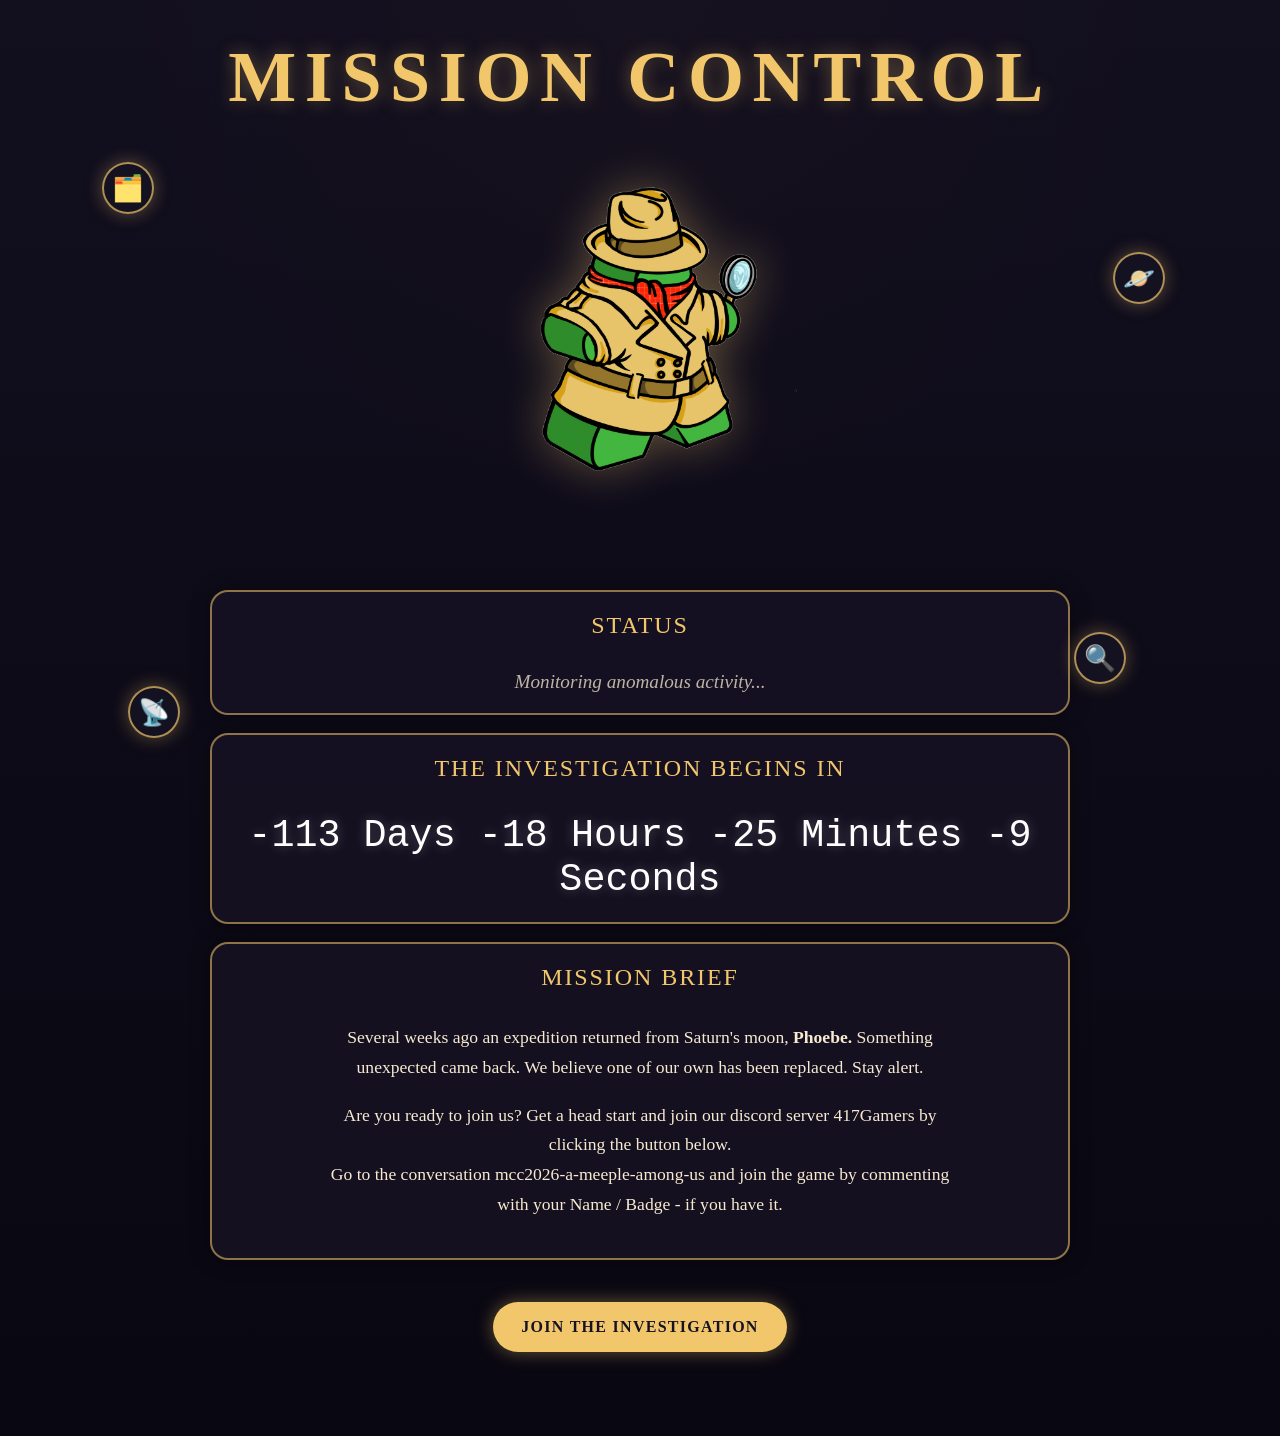
<file: teaser.html>
<!DOCTYPE html>
<html lang="en">

<head>

    <meta charset="UTF-8">
    <title>Meeple Among Us</title>

    <link rel="stylesheet" href="css/style.css">

</head>

<body class="teaser">

<div class="missionControl">

    <h1>MISSION CONTROL</h1>

    <img src="images/meeple-detective.png"
         class="detective">

    <div class="statusBox">

        <h2>Status</h2>

        <p id="status">
            Monitoring anomalous activity...
        </p>

    </div>


    <div class="countdown">

        <h2>The Investigation Begins In</h2>

        <div id="timer">

            00 Days
            00 Hours
            00 Minutes
            00 Seconds

        </div>

    </div>


    <div class="briefing">

        <h2>Mission Brief</h2>

        <p>

        Several weeks ago an expedition
        returned from Saturn's moon,
        <strong>Phoebe.</strong>

        Something unexpected came back.

        We believe one of our own has been
        replaced.

        Stay alert.

        </p>
        <br>
        <p>
            Are you ready to join us? Get a head start and join our discord server 417Gamers by clicking the button below.<BR>
            Go to the conversation mcc2026-a-meeple-among-us and join the game by commenting with your Name / Badge - if you have it. 

        </p>

        <br>

    </div>


    <a class="discordButton"
       href="https://discord.gg/DnqxSmxzX">

        Join the Investigation

    </a>

<!-- 
    <div class="intel">

        <h2>Latest Intelligence</h2>

        <ul>

            <li>✔ Transmission 01 intercepted</li>
            <li>□ Transmission 02 pending</li>
            <li>□ Transmission 03 pending</li>

        </ul>

    </div> -->

<div class="teaser-icons">
    <button class="teaser-icon clue-trigger" aria-label="Open classified clue">🗂️</button>
    <button class="teaser-icon">🪐</button>
    <button class="teaser-icon">📡</button>
    <button class="teaser-icon">🔍</button>
</div>

<div id="clueModal" class="clue-modal hidden">
    <div class="clue-modal-content">
        <button id="closeClueModal" class="clue-close">&times;</button>

        <h2>CLASSIFIED FILE</h2>

        <p>
            Fragment recovered from Phoebe transmission:
        </p>

        <p class="classified-text">
            “The first answer may eliminate suspects.
            The final answer may reveal what was hiding in plain sight.”
        </p>
    </div>
</div>

</div>

<script src="js/teaser.js"></script>

</body>
</html>
</file>
<file: css/style.css>
/* --------------- General ------------ */

*{
    margin:0;
    padding:0;
    box-sizing:border-box;
}

body {

    margin: 0;
    min-height: 100vh;
    font-family: "Segoe UI", sans-serif;
    color: white;

    background-color: #2a0d0d;
    background-image:
        linear-gradient(
            rgba(42, 13, 13, 0.55),
            rgba(25, 8, 8, 0.65)
        ),

        radial-gradient(
            circle, 
            rgba(255,180,120, .10),
            rgba(0,0,0,0)
        ), 

        url("../images/mcc-logo.svg");

    background-blend-mode: soft-light;
    background-position: center center;
    background-repeat: no-repeat;
    background-size: auto, contain;
    background-attachment: fixed;

}

/* ------------- Logo ---------------- */

.logo{
    font-size:5rem;

    margin-bottom:1rem;

}

/* --------------- Titles --------------*/

h1{

    font-size:2.5rem;

    margin-bottom:.5rem;

}

h2{

    color:#d4b2ff;
    
    margin-bottom:2rem;

    font-weight:normal;

}

#status{

    opacity:.75;

    font-size:1.1rem;

}
.app {
    width: min(1200px, 95vw);
    margin: 0 auto;
    padding: 2%;
}

.hero {
    text-align: center;
    margin-bottom: 1.5rem;
}

.bingo-card {
    display: grid;
    grid-template-columns: repeat(5, 1fr);
    gap: 0.4rem;
}

.bingo-header {
    background: #d4b2ff;
    color: #1f1730;
    font-weight: bold;
    font-size: 1.5rem;
    padding: 0.5rem;
    border-radius: 0.5rem;
    text-align: center;
}

.bingo-square {
    min-height: 110px;
    padding: 0.75rem;
    border: 2px solid #d4b2ff;
    border-radius: 0.75rem;
    background: #2d2144;
    color: white;
    font-size: 0.9rem;
    cursor: pointer;
    white-space: pre-line;
}

.bingo-square:hover {
    background: #3b2b59;
}

.bingo-square.completed {
    background: #6f35c4;
    border-color: #f7d774;
    transform: scale(0.97);
}

.bingo-square.completed::after {
    content: " 🟣";
}

.bingo-square.locked {
    cursor: not-allowed;
    opacity: 0.8;
    border-style: dashed;
}

.bingo-square.unlocked {
    cursor: pointer;
    opacity: 1;
    border-style: solid;
    background: #3f6f6b;
    border-color: #f7d774;
    animation: pulseUnlock 1s ease-in-out;
}

.bingo-square.opened {

    background: linear-gradient(
        180deg,
        #8c6b2d,
        #6e5221
    );

    border: 2px solid #e7c66d;

    color: #fff7e5;

    box-shadow:
        inset 0 0 10px rgba(255,255,255,.08),
        0 0 10px rgba(231,198,109,.20);

    cursor: pointer;
}



/* --------------- Panels ------------ */
.status-panel {
    width: min(700px, 92vw);
    margin: 1rem auto 1.25rem;
    padding: 1rem 1.25rem;

    display: flex;
    alignitems: center;
    justify-content: center;
    gap: 1.5rem;
    flex-wrap: wrap;

    background: rgba(20, 5, 20, 0.75);
    border: 2px solid #d7b46d;
    border-radius: 1rem;

    color: #f7d774;
    font-size: 1.05rem;
    font-weight: bold;
    text-align: left;
}


#detectiveCharacter {
    width: 105px;
    height: auto;
    display: block;
    flex-shrink: 0;
    transition: transform .4s ease;
}

#detectiveHome {
    display: flex;
    align-items: center;
    gap: .2rem;
}

#detectiveStatus {
    margin-left: -4px;
    color: #d7b46d;
    font-style: italic;
    font-size: 1rem;
    font-weight: 500;
    line-height: 1.3;
    text-shadow: 0 1px 3px rgba(0,0,0,.6);
}

#bingoStatus {
    min-width: 230px;
}

.submission-panel {

    margin-top: 1rem;
    padding-top: 1rem;

    border-top: 1px solid rgba(215,180,109,.35);

    text-align:center;

}

/* --------------- *Button ------------ */

.reset-button {
    flex-basis: 100%;
    max-width: 220px;
    margin: 0 auto;
}

.reset-button:hover {
    background: hsl(121, 89%, 71%);
}


.info-button {
    flex-basis: 100%;
    max-width: 220px;
    margin: 0 auto;
}

.info-button:hover {
    background: hsl(121, 89%, 71%);
}

.submit-button {

    margin-top:.75rem;

    padding:.6rem 1.5rem;

    background:#4c7d3b;

    color:white;

    border:none;

    border-radius:.5rem;

    font-weight:bold;

    cursor:pointer;

}

.submit-button:hover {
    background: hsl(121, 89%, 71%);
}

.submit-button:disabled{

    background:#555;

    opacity:.55;

    cursor:not-allowed;

}

.hidden-button {

    margin-top:.75rem;

    padding:.6rem 1.5rem;

    background:#4c7d3b;

    color:white;

    border:none;

    border-radius:.5rem;

    font-weight:bold;

    cursor:pointer;

}

.hidden-button:hover {
    background: hsl(121, 89%, 71%);
}


.hq-modal-button {
    margin-top:.75rem;

    padding:.6rem 1.5rem;

    background:#4c7d3b;

    color:white;

    border:none;

    border-radius:.5rem;

    font-weight:bold;

    cursor:pointer;
}

.hq-modal-button:hover {
    background: hsl(121, 89%, 71%);
}

/* --------------- Modals ------------ */

.rules-modal-content {
    max-height: 85vh;
    overflow-y: auto;
}

.rules-modal-content p {
    margin-top: 1rem;
    line-height: 1.4;
}

.rules-modal-content hr {
    margin: 1.75rem 0;
    border: none;
    border-top: 1px solid rgba(215,180,109,.4);
}

.rules-modal-content h3 {
    color: #d7b46d;
    margin-bottom: .75rem;
    font-size: 1.1rem;
}

.tips-list {
    text-align: left;
    margin-left: 1.25rem;
    line-height: 1.5;
}

.tips-list li {
    margin-bottom: .5rem;
}


.hqpromotion-modal-content {
    max-height: 85vh;
    overflow-y: auto;
}

.hqpromotion-modal-content p {
    margin-top: 1rem;
    line-height: 1.4;
}

.hqpromotion-modal-content hr {
    margin: 1.75rem 0;
    border: none;
    border-top: 1px solid rgba(215, 180, 109, 0.684);
}

.hqpromotion-modal-content h3 {
    color: #d7b46d;
    margin-bottom: .75rem;
    font-size: 1.1rem;
}

.hqpromotion-modal-content h4 {
    color: #d7b46d;
    margin-bottom: .75rem;
    font-size: 1.1rem;
}

.closeCaseConfirmation-modal-content {
    max-height: 85vh;
    overflow-y: auto;
}

.closeCaseConfirmation-modal-content p {
    margin-top: 1rem;
    line-height: 1.4;
}

.closeCaseConfirmation-modal-content hr {
    margin: 1.75rem 0;
    border: none;
    border-top: 1px solid rgba(215,180,109,.4);
}

.closeCaseConfirmation-modal-content h3 {
    color: #d7b46d;
    margin-bottom: .75rem;
    font-size: 1.1rem;
}

.closeCaseConfirmation-modal-content h4 {
    color: #d7b46d;
    margin-bottom: .75rem;
    font-size: 1.1rem;
}

.modal {
    position: fixed;
    inset: 0;
    background: rgba(10, 3, 3, 0.75);

    display: flex;
    align-items: center;
    justify-content: center;

    z-index: 1000;
}

.modal.hidden {
    display: none;
}

.modal-content {
    width: min(90vw, 420px);
    padding: 2rem;

    background: rgba(50, 18, 14, 0.96);
    border: 2px solid #d7b46d;
    border-radius: 1rem;

    color: #f6efe6;
    text-align: center;

    box-shadow: 0 0 30px rgba(0, 0, 0, 0.6);
}

.modal-icon {
    font-size: 2.5rem;
    margin-bottom: 0.5rem;
}

.modal-close {
    float: right;

    background: transparent;
    border: none;
    color: #d7b46d;

    font-size: 1.8rem;
    cursor: pointer;
}

.modal-action {
    margin-top: 1rem;
    padding: 0.75rem 1.25rem;

    background: #d7b46d;
    color: #2a0d0d;

    border: none;
    border-radius: 0.5rem;

    font-weight: bold;
    cursor: pointer;
}
/*==================================================
    FINAL CASE FILE MODAL
==================================================*/

.final-case-file {
    border: 3px solid #8b1e1e;
    background:
        linear-gradient(rgba(24, 18, 18, 0.96), rgba(12, 8, 8, 0.96));
    box-shadow:
        0 0 30px rgba(139, 30, 30, 0.65),
        inset 0 0 18px rgba(255, 220, 160, 0.12);
}

.final-case-file h2 {
    color: #f2c76b;
    letter-spacing: 0.12em;
}

.classified-stamp {
    display: inline-block;
    margin: 8px 0 18px;
    padding: 8px 16px;
    border: 3px solid #b32626;
    color: #b32626;
    font-weight: 900;
    font-size: 1.25rem;
    letter-spacing: 0.16em;
    transform: rotate(-3deg);
    text-transform: uppercase;
}

.final-warning {
    color: #ffd27a;
    font-weight: bold;
}

.modal-actions {
    display: flex;
    justify-content: center;
    gap: 14px;
    flex-wrap: wrap;
    margin-top: 22px;
}

.danger-button {
    background: #8b1e1e;
    color: #fff3dc;
    border: 2px solid #f2c76b;
}

.danger-button:hover {
    background: #b32626;
}
/* --------------- Mobile ------------ */

@media (max-width: 600px) {
    h1 {
        font-size: 2rem;
    }

    h2 {
        margin-bottom: 1rem;
    }

    .status-panel {
        flex-direction: column;
        text-align: center;
        padding: .75rem;
        gap: .45rem;
        margin-bottom: 1rem;
    }

    #detectiveHome {
        flex-direction: row;
        justify-content: center;
    }

    #detectiveCharacter {
        width: 80px;
    }

    #detectiveStatus {
        font-size: .95rem;
    }

    #bingoStatus {
        font-size: .95rem;
        line-height: 1.25;
    }

    .reset-button {
        width: 100%;
        max-width: 260px;
    }

    .info-button {
        width: 100%;
        max-width: 260px;
    }
}



@keyframes pulseUnlock {
    0% {
        transform: scale(1);
    }

    50% {
        transform: scale(1.05);
    }

    100% {
        transform: scale(1);
    }
}

/* --------------- Animation ------------ */

#detectiveCharacter.unlocking {
    animation: detectiveUnlock 0.9s ease-in-out;
}

@keyframes detectiveUnlock {
    0% {
        transform: translateY(0) rotate(0deg);
    }

    25% {
        transform: translateY(-8px) rotate(-4deg);
    }

    50% {
        transform: translateY(0) rotate(4deg);
    }

    75% {
        transform: translateY(-4px) rotate(-2deg);
    }

    100% {
        transform: translateY(0) rotate(0deg);
    }
}

.case-file-review-panel {
    margin: 18px auto 32px;
    padding: 18px;
    max-width: 760px;
    background: rgba(20, 28, 38, 0.95);
    border: 2px solid #caa94d;
    border-radius: 14px;
    color: #f7f2e8;
}

.case-file-review-panel h2 {
    margin-top: 0;
    text-align: center;
}

.case-file-entry {
    margin-top: 14px;
    padding: 14px;
    border: 1px solid #caa94d;
    border-radius: 10px;
    background: rgba(255, 255, 255, 0.06);
}

.case-file-entry h3 {
    margin-top: 0;
}

.case-file-entry p {
    margin: 8px 0;
}

.case-file-clue {
    margin-top: 10px;
    padding: 12px;
    border-left: 4px solid #caa94d;
    background: rgba(0, 0, 0, 0.2);
}

.case-file-status.correct {
    color: #9be28f;
    font-weight: bold;
}

.case-file-status.incorrect {
    color: #f5c26b;
    font-weight: bold;
}

.riddle-modal-content {
    max-width: 650px;
}

.riddle-question {
    margin: 18px 0;
    padding: 14px;
    border-left: 4px solid #caa94d;
    background: rgba(0, 0, 0, 0.15);
    line-height: 1.5;
}

.riddle-choices {
    display: grid;
    gap: 10px;
    margin: 16px 0;
}

.riddle-choice-button {
    padding: 12px;
    border: 2px solid #caa94d;
    border-radius: 10px;
    background: rgba(255, 255, 255, 0.08);
    color: inherit;
    font-weight: bold;
    cursor: pointer;
}

.riddle-choice-button.selected {
    background: #caa94d;
    color: #23303b;
}

.riddle-choice-button:hover {
    background: rgba(202, 169, 77, 0.35);
}

.classified-label {
    font-size: 0.75rem;
    letter-spacing: 0.18em;
    color: #caa94d;
    font-weight: bold;
    margin-bottom: 8px;
}

.classified-question {
    font-weight: bold;
    line-height: 1.4;
}
/*==================================================
    TEASER PAGE - MISSION CONTROL
==================================================*/

body.teaser {
    margin: 0;
    min-height: 100vh;
    background:
        radial-gradient(circle at top, rgba(255, 210, 120, 0.12), transparent 35%),
        linear-gradient(180deg, #120f1f 0%, #090711 100%);
    color: #f7ead0;
    font-family: Georgia, serif;
}

.missionControl {
    max-width: 900px;
    margin: 0 auto;
    padding: 36px 20px 60px;
    text-align: center;
}

.missionControl h1 {
    margin: 0 0 20px;
    color: #f2c76b;
    font-size: clamp(2.2rem, 6vw, 4.5rem);
    letter-spacing: 0.12em;
    text-shadow: 0 0 18px rgba(242, 199, 107, 0.35);
}

.detective {
    width: min(320px, 75vw);
    display: block;
    margin: 10px auto 24px;
    filter: drop-shadow(0 0 22px rgba(242, 199, 107, 0.35));
}

.statusBox,
.countdown,
.briefing,
.intel {
    background: rgba(22, 18, 35, 0.88);
    border: 2px solid rgba(242, 199, 107, 0.55);
    border-radius: 18px;
    padding: 20px;
    margin: 18px auto;
    box-shadow: 0 0 20px rgba(0, 0, 0, 0.45);
}

.statusBox h2,
.countdown h2,
.briefing h2,
.intel h2 {
    margin-top: 0;
    color: #f2c76b;
    letter-spacing: 0.08em;
    text-transform: uppercase;
}

#status {
    font-size: 1.2rem;
    font-style: italic;
}

#timer {
    font-family: "Courier New", monospace;
    font-size: clamp(1.4rem, 4vw, 2.4rem);
    color: #ffffff;
    text-shadow: 0 0 12px rgba(255, 255, 255, 0.25);
}

.briefing p {
    max-width: 650px;
    margin: 0 auto;
    line-height: 1.7;
    font-size: 1.1rem;
}

.discordButton {
    display: inline-block;
    margin: 24px auto;
    padding: 16px 28px;
    background: #f2c76b;
    color: #161223;
    border-radius: 999px;
    font-weight: bold;
    text-decoration: none;
    text-transform: uppercase;
    letter-spacing: 0.08em;
    box-shadow: 0 0 18px rgba(242, 199, 107, 0.4);
    transition: transform 0.2s ease, box-shadow 0.2s ease;
}

.discordButton:hover {
    transform: translateY(-2px);
    box-shadow: 0 0 28px rgba(242, 199, 107, 0.65);
}

.intel ul {
    list-style: none;
    padding: 0;
    margin: 0;
}

.intel li {
    margin: 10px 0;
    font-family: "Courier New", monospace;
    font-size: 1.05rem;
}

.hidden {
    display: none !important;
}

/* Mobile polish */
@media (max-width: 600px) {
    .missionControl {
        padding-top: 24px;
    }

    .statusBox,
    .countdown,
    .briefing,
    .intel {
        padding: 16px;
        border-radius: 14px;
    }
}

.casefile-clue-modal-content {
    max-width: 620px;
}

#caseFileClueBody {
    text-align: left;
    line-height: 1.5;
}

#caseFileClueBody p {
    margin-bottom: 12px;
}

/*==================================================
    TEASER PAGE - FLOATING ICONS + CLUE MODAL
==================================================*/

.teaser-icons {
    position: fixed;
    inset: 0;
    pointer-events: none;
    z-index: 20;
}

.teaser-icon {
    position: absolute;
    pointer-events: auto;
    width: 52px;
    height: 52px;
    border-radius: 50%;
    border: 2px solid rgba(242, 199, 107, 0.7);
    background: rgba(22, 18, 35, 0.9);
    color: #f2c76b;
    font-size: 1.6rem;
    cursor: pointer;
    box-shadow: 0 0 18px rgba(242, 199, 107, 0.35);
    transition: transform 0.2s ease, box-shadow 0.2s ease;
}

.teaser-icon:hover {
    transform: scale(1.1);
    box-shadow: 0 0 28px rgba(242, 199, 107, 0.65);
}

.teaser-icon:nth-child(1) {
    top: 18%;
    left: 8%;
}

.teaser-icon:nth-child(2) {
    top: 28%;
    right: 9%;
}

.teaser-icon:nth-child(3) {
    bottom: 18%;
    left: 10%;
}

.teaser-icon:nth-child(4) {
    bottom: 24%;
    right: 12%;
}

.clue-modal {
    position: fixed;
    inset: 0;
    background: rgba(5, 4, 10, 0.78);
    display: flex;
    align-items: center;
    justify-content: center;
    z-index: 100;
    padding: 20px;
}

.clue-modal.hidden {
    display: none;
}

.clue-modal-content {
    max-width: 520px;
    background: #161223;
    border: 2px solid #f2c76b;
    border-radius: 18px;
    padding: 28px;
    color: #f7ead0;
    text-align: center;
    box-shadow: 0 0 35px rgba(242, 199, 107, 0.45);
    position: relative;
}

.clue-modal-content h2 {
    margin-top: 0;
    color: #f2c76b;
    letter-spacing: 0.12em;
}

.classified-text {
    font-family: "Courier New", monospace;
    font-size: 1.1rem;
    line-height: 1.6;
}

.clue-close {
    position: absolute;
    top: 10px;
    right: 14px;
    background: none;
    border: none;
    color: #f2c76b;
    font-size: 2rem;
    cursor: pointer;
}

.case-file-code-panel {
    margin: 12px auto;
    padding: 14px 18px;
    max-width: 600px;

    background: #23303b;
    border: 2px solid #caa94d;
    border-radius: 12px;

    text-align: center;
    color: #f7f2e8;

    box-shadow: 0 3px 8px rgba(0,0,0,.25);
}

.case-file-code-panel label {
    display: block;
    font-weight: bold;
    margin-bottom: 10px;
}

.case-file-code-row {
    display: flex;
    justify-content: center;
    gap: 10px;
    flex-wrap: wrap;
}

.case-file-code-row input {
    flex: 1;
    min-width: 220px;
    max-width: 300px;

    padding: 10px;

    border: 2px solid #caa94d;
    border-radius: 6px;

    font-size: 1rem;
    text-transform: uppercase;
}

.case-file-code-row button {
    padding: 10px 18px;

    border: none;
    border-radius: 6px;

    background: #caa94d;
    color: #23303b;

    font-weight: bold;
    cursor: pointer;
}

.case-file-code-row button:hover {
    background: #e0be5b;
}
</file>
